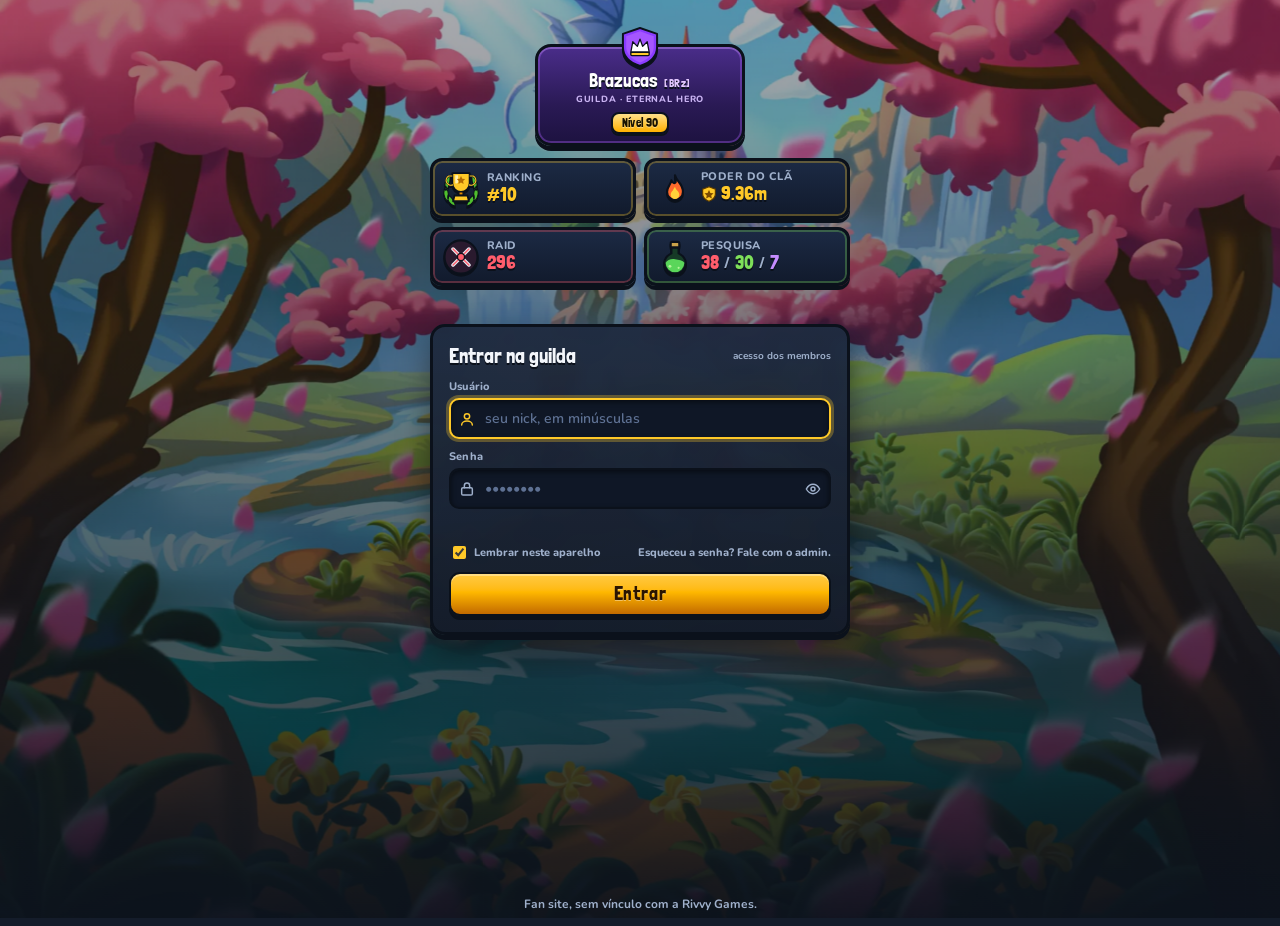
<file: index.html>
<!doctype html>
<html lang="pt-BR">
<head>
<meta charset="utf-8">
<meta name="viewport" content="width=device-width, initial-scale=1, viewport-fit=cover">
<title>Brazucas · Guilda Eternal Hero</title>
<meta name="description" content="Pódio, campeões da semana, ranking e evolução dos membros da guilda Brazucas no Eternal Hero.">
<meta property="og:title" content="Brazucas · Guilda Eternal Hero">
<meta property="og:description" content="Pódio, campeões e ranking semanal da guilda Brazucas.">
<meta property="og:image" content="assets/game/keyart.webp">
<link rel="icon" href="assets/game/favicon.svg" type="image/svg+xml">
<link rel="preconnect" href="https://fonts.googleapis.com">
<link rel="preconnect" href="https://fonts.gstatic.com" crossorigin>
<link href="https://fonts.googleapis.com/css2?family=Londrina+Solid:wght@400;900&family=Nunito:wght@500;700;800&display=swap" rel="stylesheet">
<link rel="stylesheet" href="assets/css/base.css">
<link rel="stylesheet" href="assets/css/arena.css">
<link rel="stylesheet" href="assets/css/guilda.css">
<script src="assets/js/auth.js"></script>
<script>BZAUTH.require();</script>
</head>
<body>
<header class="hero">
  <div class="wrap hero-in">
    <div class="brand"><h1 id="logoSlot">Brazucas</h1><p id="bz-weeklabel">Carregando…</p></div>
    <div class="hero-side"><img class="eh" src="assets/game/eh-logo.webp" alt="Eternal Hero"><label class="bz-sr" for="bz-week">Semana</label><select class="week" id="bz-week"></select></div>
  </div>
</header>
<div class="wrap">
  <section class="guild-strip" id="guildStrip" aria-label="Números da guilda"></section>
  <nav class="tabs" aria-label="Seções">
    <a class="gbtn" href="#hall" data-view="hall">Home</a>
    <a class="gbtn" href="#ranking" data-view="ranking">Ranking</a>
    <a class="gbtn" href="#perfil" data-view="perfil">Perfil</a>
    <a class="gbtn" href="#guilda" data-view="guilda">Guilda</a>
    <span class="nav-right"><a class="admin-link" href="admin.html" id="adminLink" hidden></a><span class="admin-link user-name" id="userName"></span><a class="admin-link" href="#" id="logoutLink">Sair</a></span>
  </nav>
  <main>
    <section id="view-hall"><div id="hall"></div></section>
    <section id="view-ranking" hidden><h2 class="sec">Ranking da guilda <small>clique no cabeçalho para ordenar · filtre em qualquer coluna (ex.: &gt;300, 100-200)</small></h2><div id="ranking"></div></section>
    <section id="view-perfil" hidden><h2 class="sec">Perfil do herói</h2><div id="perfil"></div></section>
    <section id="view-guilda" hidden><h2 class="sec">Guilda em números</h2><div id="guilda"></div></section>
  </main>
  <footer class="foot"><img src="assets/game/app-icon.webp" alt=""><span>Guilda Brazucas · Eternal Hero (Rivvy Games). Fan site, sem vínculo oficial.</span></footer>
</div>
<script src="assets/js/core.js"></script>
<script src="assets/js/github.js"></script>
<script src="assets/js/guilda.js"></script>
<script>
(function(){
  const {M,leaders,climbers,fmt,fmtVal,fmtDelta,avatar,icon,esc} = BZ;
  document.getElementById('logoSlot').innerHTML = BZ.logoSVG(290);
  BZGUILD.load().then(G => { document.getElementById('guildStrip').innerHTML = BZGUILD.minis(G); });
  const sess = BZAUTH.session();
  if (sess) {
    document.getElementById('userName').innerHTML = icon('user', 16) + esc(sess.nome);
    const al = document.getElementById('adminLink');
    al.hidden = sess.perfil !== 'administrador';
    al.innerHTML = icon('lock', 16) + (BZGH.ready() ? 'Admin (conectado)' : 'Admin');
  }
  document.getElementById('logoutLink').addEventListener('click', e => { e.preventDefault(); BZAUTH.logout(); });
  // Ícones coloridos dos títulos da Home
  const SEC = {
    crown: '<defs><linearGradient id="sg-gold" x1="0" y1="0" x2="0" y2="1"><stop offset="0" stop-color="#ffe680"/><stop offset=".6" stop-color="#f5b400"/><stop offset="1" stop-color="#c47a00"/></linearGradient></defs>' +
      '<path d="M4 16.5 2.5 6.5l5.5 4.5L12 3.5l4 7.5 5.5-4.5-1.5 10z" fill="url(#sg-gold)" stroke="#5a3a00" stroke-width="1.6" stroke-linejoin="round"/>' +
      '<path d="M4 16.5h16v3.5H4z" fill="#b3122e" stroke="#4a0410" stroke-width="1.6" stroke-linejoin="round"/>' +
      '<circle cx="8" cy="13" r="1.4" fill="#3fbfff"/><circle cx="12" cy="12" r="1.6" fill="#e8273f"/><circle cx="16" cy="13" r="1.4" fill="#3fbfff"/>',
    trophy: '<defs><linearGradient id="sg-cup" x1="0" y1="0" x2="0" y2="1"><stop offset="0" stop-color="#ffe680"/><stop offset=".6" stop-color="#f5b400"/><stop offset="1" stop-color="#c47a00"/></linearGradient></defs>' +
      '<path d="M6.5 3h11v5.5a5.5 5.5 0 0 1-11 0z" fill="url(#sg-cup)" stroke="#5a3a00" stroke-width="1.6" stroke-linejoin="round"/>' +
      '<path d="M6.5 5H3.5v2a3.5 3.5 0 0 0 3.5 3.5M17.5 5h3v2a3.5 3.5 0 0 1-3.5 3.5" fill="none" stroke="#f5b400" stroke-width="1.8" stroke-linecap="round"/>' +
      '<path d="M10.5 13.5h3V17h-3z" fill="#c47a00" stroke="#5a3a00" stroke-width="1.2"/>' +
      '<path d="M7.5 17h9l1 4h-11z" fill="#2a3140" stroke="#0b111b" stroke-width="1.6" stroke-linejoin="round"/>' +
      '<path d="M9.5 6.5h5" stroke="#fff6c2" stroke-width="1.4" stroke-linecap="round" opacity=".8"/>',
    trend: '<path d="M3 18.5h18v2H3z" fill="#34476a"/>' +
      '<path d="M3 15.5l6-6 4 4 7.5-7.5" fill="none" stroke="#0b111b" stroke-width="5" stroke-linecap="round" stroke-linejoin="round"/>' +
      '<path d="M3 15.5l6-6 4 4 7.5-7.5" fill="none" stroke="#7ee05a" stroke-width="2.6" stroke-linecap="round" stroke-linejoin="round"/>' +
      '<path d="M14.5 5.5H21V12z" fill="#7ee05a" stroke="#0b111b" stroke-width="1.4" stroke-linejoin="round"/>'
  };
  const secIcon = n => '<svg class="bz-ic sec-ic" width="32" height="32" viewBox="0 0 24 24" aria-hidden="true">' + SEC[n] + '</svg>';
  const cam = (nome, size) => BZ.canEdit() ? '<button type="button" class="cam" data-photo="' + esc(nome) + '" aria-label="Trocar foto de ' + esc(nome) + '">' + icon('camera', size || 18) + '</button>' : '';

  function renderHall(el, list){
    const t3 = leaders(list, 'poder', 3);
    const pod = [[t3[1], 2, 110, '#d6dde8'], [t3[0], 1, 150, '#ffc928'], [t3[2], 3, 80, '#ff9a5a']].filter(x => x[0]);
    let h = '<h2 class="sec">' + secIcon('crown') + 'Pódio de poder</h2><div class="podium">' + pod.map(([p, n, hh, c]) =>
      '<div class="pd" data-member="' + esc(p.nome) + '" style="--pc:' + c + '">' + avatar(p) + '<div class="n">' + esc(p.nome) + '</div><div class="bar" style="height:' + hh + 'px">' + n + 'º<small>' + fmtVal('poder', p.poder) + '</small></div></div>').join('') + '</div>';

    h += '<h2 class="sec">' + secIcon('trophy') + 'Campeões da semana <small>um por modalidade</small></h2><div class="champs">';
    M.forEach(m => {
      const top = leaders(list, m.k, 3), p = top[0];
      if (!p) { h += '<article class="hcard hcard-empty" data-k="' + m.k + '" style="--mc:var(--m-' + m.k + ')"><span class="tag">' + icon(m.icon, 16) + m.short + '</span><p class="empty">Sem dado nesta semana</p></article>'; return; }
      h += '<article class="hcard" data-k="' + m.k + '" style="--mc:var(--m-' + m.k + ')">' +
        '<span class="tag">' + icon(m.icon, 16) + m.short + '</span>' +
        '<div class="frame" data-member="' + esc(p.nome) + '"><div class="name"><span class="cls">' + icon(p.classe, 16) + '</span>' + esc(p.nome) + '</div>' +
        '<div class="shot">' + avatar(p) + cam(p.nome) + '</div>' +
        '<div class="val">' + fmtVal(m.k, p[m.k]) + '</div></div>' +
        '<ol class="runners">' + top.slice(1).map((r, i) => '<li data-member="' + esc(r.nome) + '"><span class="pos">' + (i + 2) + '</span>' + avatar(r, 'bz-av-xs') + '<span>' + esc(r.nome) + '</span><b>' + fmt(r[m.k]) + '</b></li>').join('') + '</ol></article>';
    });
    h += '</div>';

    const cl = M.map(m => ({ m, p: climbers(list, m.k)[0] })).filter(x => x.p && x.p.delta[x.m.k] > 0);
    h += '<h2 class="sec">' + secIcon('trend') + 'Os que mais subiram <small>maior evolução da semana em cada modalidade</small></h2><div class="climbs">';
    if (!cl.length) h += '<p class="empty">Esta é a primeira semana registrada. A partir da próxima semana publicada, aqui aparece quem mais evoluiu em cada modalidade.</p>';
    cl.forEach(({ m, p }) => {
      h += '<div class="climb" data-member="' + esc(p.nome) + '" style="--mc:var(--m-' + m.k + ')">' + avatar(p) + cam(p.nome, 14) +
        '<div><div class="k">' + icon(m.icon, 14) + m.short + '</div><div class="n">' + esc(p.nome) + '</div><div class="d">' + fmtDelta(m.k, p.delta[m.k]) + '</div></div></div>';
    });
    h += '</div>';
    el.innerHTML = h;
  }
  BZ.app({ renderHall });
})();
</script>
</body>
</html>
</file>
<file: assets/css/base.css>
/* Estrutura dos componentes compartilhados. Cada template define os tokens. */
*{box-sizing:border-box}
html{-webkit-text-size-adjust:100%}
body{margin:0;background:var(--bg);color:var(--fg);font-family:var(--f-body);font-size:15px;line-height:1.5}
img{max-width:100%;display:block}
button,select,input{font:inherit;color:inherit}
:focus-visible{outline:2px solid var(--accent);outline-offset:2px}
.bz-sr{position:absolute;width:1px;height:1px;overflow:hidden;clip:rect(0 0 0 0)}
.bz-ic{flex:none}
h1,h2,h3{text-wrap:balance;margin:0}
[hidden]{display:none!important}

/* avatar */
.bz-av{position:relative;display:inline-grid;place-items:center;overflow:hidden;border-radius:var(--av-radius,12px);background:var(--surface2);width:96px;aspect-ratio:1;max-width:100%;flex:none}
.bz-av img{width:100%;height:100%;object-fit:cover;object-position:50% 30%}
.bz-av-empty{color:var(--muted);gap:2px;align-content:center}
.bz-av-empty b{font-family:var(--f-display);font-size:.9em;letter-spacing:.06em;color:var(--fg)}
.bz-av-xs{width:30px;border-radius:8px}
.bz-av-xs.bz-av-empty .bz-ic{width:16px;height:16px}
.bz-av-xs.bz-av-empty b{display:none}
.bz-av-xl{width:200px}

/* botões */
.bz-btn{display:inline-flex;align-items:center;gap:6px;border:1px solid var(--line);background:var(--surface2);border-radius:999px;padding:7px 14px;cursor:pointer;font-size:13px;font-weight:600}
.bz-btn:hover{border-color:var(--accent)}
.bz-btn-ghost{background:transparent}

/* movimento */
.bz-mv{font-family:var(--f-num);font-size:12px;font-weight:700;white-space:nowrap}
.bz-mv-up{color:var(--up)}.bz-mv-down{color:var(--down)}.bz-mv-new{color:var(--new)}.bz-mv-eq{color:var(--muted)}

/* ranking */
.bz-table-wrap{overflow-x:auto;border:1px solid var(--line);border-radius:var(--radius);background:var(--surface)}
.bz-table{border-collapse:collapse;width:100%;min-width:940px;font-variant-numeric:tabular-nums}
.bz-table th,.bz-table td{padding:8px 10px;text-align:right;white-space:nowrap}
.bz-table thead th{position:sticky;top:0;background:var(--surface2);z-index:1}
.bz-table th button{all:unset;cursor:pointer;font-family:var(--f-display);font-size:13px;letter-spacing:.06em;text-transform:uppercase;color:var(--muted)}
.bz-table th button:hover,.bz-table th button:focus-visible{color:var(--fg)}
.bz-table .bz-c-name,.bz-table .bz-c-cls{text-align:left}
.bz-table .bz-c-pos{font-family:var(--f-num);font-weight:700;width:40px}
.bz-table .bz-c-mv{width:52px;text-align:left}
.bz-table tbody tr{border-top:1px solid var(--line);cursor:pointer}
.bz-table tbody tr:hover,.bz-table tbody tr:focus-visible{background:var(--hover)}
.bz-who{display:inline-flex;align-items:center;gap:10px;font-weight:700}
.bz-cls{display:inline-flex;align-items:center;gap:6px;color:var(--muted)}
.bz-heat{display:inline-block;min-width:62px;padding:3px 8px;border-radius:6px;font-family:var(--f-num);background:color-mix(in srgb,var(--mc) calc(var(--t) * 55% + 6%),transparent)}
.bz-heat.bz-top{font-weight:800;box-shadow:inset 0 0 0 2px var(--mc)}
.bz-sus{outline:2px dashed var(--warn);outline-offset:2px;border-radius:6px}

/* perfil */
.bz-prof-head{display:flex;flex-wrap:wrap;gap:24px;align-items:flex-end;margin-bottom:22px}
.bz-prof-photo{display:grid;gap:10px;justify-items:start}
.bz-photo-actions{display:flex;gap:8px;flex-wrap:wrap}
.bz-prof-info{flex:1;min-width:220px;display:grid;gap:8px}
.bz-eyebrow{display:inline-flex;align-items:center;gap:6px;color:var(--muted);text-transform:uppercase;letter-spacing:.1em;font-size:12px;font-weight:700}
.bz-prof-name{font-family:var(--f-display);font-size:clamp(36px,6vw,60px);line-height:1}
.bz-chips{display:flex;flex-wrap:wrap;gap:8px}
.bz-chip{display:inline-flex;gap:6px;align-items:center;border:1px solid var(--line);background:var(--surface);border-radius:999px;padding:4px 12px;font-size:13px;color:var(--muted)}
.bz-chip b{color:var(--fg);font-family:var(--f-num)}
.bz-prof-pick{display:grid;gap:4px;font-size:12px;color:var(--muted);text-transform:uppercase;letter-spacing:.08em}
.bz-prof-pick select{background:var(--surface2);border:1px solid var(--line);border-radius:10px;padding:8px 12px;text-transform:none;letter-spacing:0;font-size:15px;color:var(--fg)}
.bz-mgrid{display:grid;grid-template-columns:repeat(auto-fill,minmax(250px,1fr));gap:14px}
.bz-mcard{background:var(--surface);border:1px solid var(--line);border-radius:var(--radius);padding:14px 16px;display:grid;gap:4px;min-width:0}
.bz-mcard header,.bz-mcard footer{display:flex;justify-content:space-between;align-items:center;gap:8px}
.bz-mlabel{display:inline-flex;align-items:center;gap:6px;color:var(--mc);font-family:var(--f-display);text-transform:uppercase;letter-spacing:.06em;font-size:14px}
.bz-mval{font-family:var(--f-num);font-size:28px;font-weight:700;line-height:1.1;justify-self:start}
.bz-mcard footer{font-size:12px;color:var(--muted)}
.bz-delta{font-family:var(--f-num);font-size:12px;font-weight:700}
.bz-delta.up{color:var(--up)}.bz-delta.down{color:var(--down)}.bz-delta.eq{color:var(--muted)}
.bz-rankbar{height:5px;border-radius:3px;background:var(--surface2);overflow:hidden}
.bz-rankbar i{display:block;height:100%;background:var(--mc)}
.bz-spark{width:100%;height:84px;display:block}
.bz-spark-grid{stroke:var(--line);stroke-width:1}
.bz-spark-avg{stroke:var(--muted);stroke-dasharray:4 4;stroke-width:1}
.bz-spark-area{fill:color-mix(in srgb,var(--mc) 18%,transparent)}
.bz-spark-line{fill:none;stroke:var(--mc);stroke-width:2.5;stroke-linejoin:round}
.bz-spark-dot{fill:var(--mc);stroke:var(--surface);stroke-width:2}
.bz-spark-empty{height:84px;display:grid;place-items:center;color:var(--muted);font-size:13px}
.bz-footnote{color:var(--muted);font-size:13px;max-width:70ch}

/* guilda */
.bz-kpis{display:grid;grid-template-columns:repeat(auto-fit,minmax(170px,1fr));gap:12px;margin-bottom:14px}
.bz-kpi{background:var(--surface);border:1px solid var(--line);border-radius:var(--radius);padding:14px 16px}
.bz-kpi-l{font-size:12px;text-transform:uppercase;letter-spacing:.08em;color:var(--muted)}
.bz-kpi-v{font-family:var(--f-num);font-size:32px;font-weight:700;line-height:1.15}
.bz-kpi-d{font-size:12px;color:var(--up);font-weight:600}
.bz-dgrid{display:grid;grid-template-columns:repeat(auto-fit,minmax(300px,1fr));gap:14px}
.bz-box{background:var(--surface);border:1px solid var(--line);border-radius:var(--radius);padding:16px;min-width:0}
.bz-box-wide{grid-column:1/-1}
.bz-box h3{font-family:var(--f-display);font-size:18px;margin-bottom:12px}
.bz-box-wide .bz-spark{height:120px}
.bz-axis{display:flex;justify-content:space-between;font-size:11px;color:var(--muted);font-family:var(--f-num)}
.bz-hbar{display:grid;grid-template-columns:130px 1fr 28px;gap:10px;align-items:center;margin:8px 0;font-size:14px}
.bz-hbar-t{height:12px;background:var(--surface2);border-radius:6px;overflow:hidden}
.bz-hbar-t i{display:block;height:100%;background:var(--accent);border-radius:6px}
.bz-hbar b{font-family:var(--f-num);text-align:right}
.bz-seg{display:flex;flex-wrap:wrap;gap:4px;margin-bottom:10px}
.bz-seg button{border:1px solid var(--line);background:var(--surface2);border-radius:999px;padding:3px 10px;font-size:12px;cursor:pointer;color:var(--muted)}
.bz-seg button[aria-selected="true"]{background:var(--mc);color:var(--on-accent);border-color:transparent;font-weight:700}
.bz-top5{list-style:none;margin:0;padding:0;counter-reset:t}
.bz-top5 li{display:flex;align-items:center;gap:10px;padding:7px 0;border-top:1px solid var(--line);cursor:pointer}
.bz-top5 li:first-child{border-top:0}
.bz-top5 li::before{counter-increment:t;content:counter(t);width:18px;color:var(--muted);font-family:var(--f-num)}
.bz-top5 li>span:not(.bz-av){flex:1;min-width:0;font-weight:600}
.bz-top5 li b{font-family:var(--f-num);color:var(--mc)}
.bz-alerts{list-style:none;margin:0;padding:0;display:grid;gap:8px;font-size:14px}
.bz-alerts li{display:flex;gap:10px;align-items:flex-start;padding:8px 10px;border-radius:10px;background:var(--surface2)}
.bz-al-warn .bz-ic{color:var(--warn)}.bz-al-bad .bz-ic{color:var(--down)}.bz-al-new .bz-ic{color:var(--new)}

/* toast */
.bz-toast{position:fixed;left:50%;bottom:calc(20px + env(safe-area-inset-bottom,0px));transform:translate(-50%,20px);opacity:0;pointer-events:none;background:var(--fg);color:var(--bg);padding:10px 18px;border-radius:999px;font-weight:600;font-size:14px;transition:.25s;z-index:50;max-width:calc(100% - 32px)}
.bz-toast.on{opacity:1;transform:translate(-50%,0)}

@media (max-width:560px){.bz-av-xl{width:150px}.bz-hbar{grid-template-columns:100px 1fr 24px}}
@media (prefers-reduced-motion:reduce){*{transition:none!important;animation:none!important}}
.bz-error{background:var(--surface);border:1px solid var(--down);border-radius:var(--radius);padding:14px 16px}
.bz-error code{background:var(--surface2);padding:1px 6px;border-radius:4px}

/* sem dado nesta semana (semanas antigas só têm algumas modalidades) */
.bz-heat.bz-nodata{background:none;color:var(--muted)}

/* filtros do ranking */
.bz-rank-tools{display:flex;align-items:center;gap:12px;margin:0 0 10px;color:var(--muted);font-weight:700;font-size:14px}
.bz-btn-sm{padding:4px 10px;font-size:13px}
.bz-filt th{padding:4px 6px;font-weight:500}
.bz-filt input,.bz-filt select{width:100%;min-width:0;padding:5px 7px;font-size:13px;border:2px solid var(--line);border-radius:8px;background:var(--surface2);color:var(--fg)}
.bz-filt input::placeholder{color:var(--muted);opacity:.7}
.bz-filt input:focus,.bz-filt select:focus{border-color:var(--accent);outline:none}
.bz-filt .bz-filt-on{border-color:var(--accent);box-shadow:0 0 0 2px color-mix(in srgb,var(--accent) 35%,transparent)}
.bz-filt .bz-c-num input{min-width:64px;text-align:right}
.bz-filt .bz-c-pos input{min-width:44px;text-align:center}
.bz-filt .bz-c-mv select{min-width:56px}
.bz-filt .bz-c-name input{min-width:120px}

/* ranking: linha do membro logado */
.bz-table tbody tr.bz-me{background:color-mix(in srgb,var(--accent) 16%,transparent);box-shadow:inset 4px 0 0 var(--accent)}
.bz-table tbody tr.bz-me:hover{background:color-mix(in srgb,var(--accent) 22%,transparent)}
.bz-me-tag{font-size:11px;font-weight:800;text-transform:uppercase;letter-spacing:.06em;color:var(--on-accent);background:var(--accent);border-radius:999px;padding:1px 8px}
.bz-me-info{display:inline-flex;align-items:center;gap:6px;font-size:14px;color:var(--muted)}
.bz-me-info b{color:var(--fg);font-family:var(--f-num)}
@keyframes bz-flash{0%{background:color-mix(in srgb,var(--accent) 55%,transparent)}100%{background:color-mix(in srgb,var(--accent) 16%,transparent)}}
.bz-table tbody tr.bz-flash{animation:bz-flash 1.2s ease-out}
.bz-rank-tools{flex-wrap:wrap}
</file>
<file: assets/css/arena.css>
/* Arena: a interface do próprio jogo. Painéis azul-marinho com bisel, botões "de borracha" coloridos, cards de herói como na planilha. */
:root{
  color-scheme:dark;
  --bg:#141c2a; --surface:#1f2b40; --surface2:#2a3a55; --line:#34476a; --hover:#26354f;
  --fg:#f3f6fb; --muted:#9fb0cb; --accent:#ffc928; --on-accent:#1a1300;
  --up:#7ee05a; --down:#ff5d6c; --warn:#ffc928; --new:#4cc3ff;
  --m-conquista:#ffc928; --m-poder:#e6edf7; --m-torre:#ff4d5e; --m-provacao:#3fbfff; --m-disputa:#b061ff; --m-fenda:#5ad65a; --m-dungeon:#ff8a3d;
  --radius:14px; --av-radius:12px;
  --f-display:'Londrina Solid','Arial Black',Impact,sans-serif; --f-body:'Nunito',system-ui,sans-serif; --f-num:'Londrina Solid','Arial Black',sans-serif;
}
body{background:radial-gradient(1200px 500px at 50% -10%,#24365a 0%,transparent 70%),var(--bg)}
.wrap{max-width:1320px;margin:0 auto;padding-inline:16px}

/* topo com arte do jogo */
.hero{position:relative;overflow:hidden;border-bottom:4px solid #0b111b}
.hero::before{content:"";position:absolute;inset:0;background:url(../game/keyart.webp) center 38%/cover no-repeat;filter:saturate(1.1)}
.hero::after{content:"";position:absolute;inset:0;background:linear-gradient(180deg,rgba(14,20,32,.15) 0%,rgba(14,20,32,.55) 55%,var(--bg) 100%)}
.hero-in{position:relative;z-index:1;display:flex;flex-wrap:wrap;align-items:flex-end;gap:16px 28px;padding-block:28px 22px}
.brand{display:flex;align-items:center;gap:14px}
.brand .bz-logo{filter:drop-shadow(0 6px 10px rgba(0,0,0,.5))}
.brand h1{font-family:var(--f-display);font-weight:900;font-size:clamp(34px,6vw,58px);line-height:.9;letter-spacing:.02em;color:#fff;text-shadow:0 4px 0 #0b111b,0 6px 18px rgba(0,0,0,.5)}
.brand p{margin:6px 0 0;font-weight:800;color:#ffe9a8;text-shadow:0 2px 0 #0b111b}
.hero-side{margin-left:auto;display:flex;align-items:center;gap:10px}
.eh{width:120px;filter:drop-shadow(0 4px 8px rgba(0,0,0,.6))}
select.week{background:var(--surface);border:3px solid #0b111b;border-radius:12px;padding:8px 12px;font-weight:800;box-shadow:0 4px 0 #0b111b}

/* navegação como botões do jogo */
nav.tabs{display:flex;flex-wrap:wrap;gap:10px;padding-block:18px 8px}
.gbtn{--c:#2f4d7d;--d:#1b2f50;appearance:none;border:3px solid #0b111b;border-radius:14px;background:linear-gradient(180deg,color-mix(in srgb,var(--c) 75%,#fff) 0%,var(--c) 45%,var(--d) 100%);box-shadow:0 5px 0 #0b111b,inset 0 2px 0 rgba(255,255,255,.35);color:#fff;font-family:var(--f-display);font-size:20px;letter-spacing:.03em;padding:8px 18px 9px;cursor:pointer;text-shadow:0 2px 0 rgba(0,0,0,.45);text-decoration:none;display:inline-flex;align-items:center;gap:8px;transition:transform .08s}
.gbtn:active{transform:translateY(3px);box-shadow:0 2px 0 #0b111b}
.gbtn[aria-current="page"]{--c:#ffb800;--d:#c26a00;color:#2a1500;text-shadow:0 1px 0 rgba(255,255,255,.4)}

h2.sec{font-family:var(--f-display);font-weight:900;font-size:clamp(26px,4vw,38px);letter-spacing:.02em;margin:26px 0 14px;display:flex;align-items:center;gap:12px;text-shadow:0 3px 0 #0b111b}
h2.sec::after{content:"";flex:1;height:4px;border-radius:2px;background:linear-gradient(90deg,var(--line),transparent)}
.sec small{font-family:var(--f-body);font-size:14px;color:var(--muted);text-shadow:none;font-weight:700}

/* cards de campeão por modalidade */
.champs{display:flex;flex-wrap:wrap;justify-content:center;gap:16px}
@media (min-width:1180px){.champs{display:grid;grid-template-columns:repeat(7,minmax(0,1fr));gap:14px}.hcard{min-width:0}}
.hcard{--mc:var(--m-conquista);flex:0 1 172px;min-width:150px;display:flex;flex-direction:column;align-items:stretch;position:relative}
.hcard .tag{align-self:center;position:relative;z-index:2;margin-bottom:-12px;padding:5px 14px 6px;border:3px solid #0b111b;border-radius:10px;background:linear-gradient(180deg,color-mix(in srgb,var(--mc) 70%,#fff),var(--mc) 55%,color-mix(in srgb,var(--mc) 70%,#000));color:#141414;font-family:var(--f-display);font-size:17px;letter-spacing:.06em;text-transform:uppercase;box-shadow:0 3px 0 #0b111b;display:inline-flex;align-items:center;gap:6px;white-space:nowrap}
.hcard .tag .bz-ic{width:16px;height:16px}
.hcard[data-k="poder"] .tag{background:linear-gradient(180deg,#3a3f48,#14171c);color:#fff}
.hcard .frame{border:3px solid #0b111b;border-radius:16px;background:linear-gradient(180deg,#2b3e5e,#172238);box-shadow:0 6px 0 #0b111b,inset 0 0 0 2px color-mix(in srgb,var(--mc) 55%,transparent);overflow:hidden;cursor:pointer}
.hcard .name{display:flex;justify-content:center;align-items:center;gap:6px;padding:16px 8px 6px;font-family:var(--f-display);font-size:20px;color:#fff;text-shadow:0 2px 0 #0b111b;background:linear-gradient(180deg,#3a4c6c,#2b3e5e)}
.hcard .cls{color:var(--muted)}
.hcard .shot{position:relative;aspect-ratio:1/1;background:radial-gradient(closest-side,color-mix(in srgb,var(--mc) 45%,transparent),transparent 85%),#1a2740}
.hcard .shot .bz-av{width:100%;border-radius:0;background:transparent}
.hcard .shot .bz-av-empty{height:100%}
.hcard .shot .bz-av-empty .bz-ic{width:56px;height:56px;color:var(--mc)}
.cam{position:absolute;right:8px;bottom:8px;width:34px;height:34px;border-radius:10px;border:2px solid #0b111b;background:rgba(15,22,36,.85);color:#fff;display:grid;place-items:center;cursor:pointer;opacity:.0;transition:.15s}
.hcard:hover .cam,.cam:focus-visible,.climb:hover .cam{opacity:1}
@media (hover:none){.cam{opacity:1}}
.hcard .val{margin:-2px 0 0;padding:9px 6px 10px;text-align:center;font-family:var(--f-display);font-size:21px;letter-spacing:.02em;color:#141414;background:linear-gradient(180deg,color-mix(in srgb,var(--mc) 75%,#fff),var(--mc));border-top:3px solid #0b111b}
.hcard[data-k="poder"] .val{background:linear-gradient(180deg,#2e333b,#111418);color:#fff}
.runners{list-style:none;margin:12px 0 0;padding:0;display:grid;gap:6px}
.runners li{display:flex;align-items:center;gap:8px;background:var(--surface);border:2px solid #0b111b;border-radius:10px;padding:4px 8px 4px 4px;font-weight:800;font-size:13px;cursor:pointer}
.runners li .pos{width:20px;text-align:center;font-family:var(--f-display);font-size:16px;color:var(--mc)}
.runners li span:nth-child(3){flex:1;min-width:0;overflow:hidden;text-overflow:ellipsis;white-space:nowrap}
.runners li b{font-family:var(--f-display);font-weight:400;color:var(--muted)}

/* os que mais subiram */
.climbs{display:grid;grid-template-columns:repeat(auto-fill,minmax(290px,1fr));gap:12px}
.climb>div:not(.d){flex:1;min-width:0}
.climb .n{overflow:hidden;text-overflow:ellipsis;white-space:nowrap}
.climb{--mc:var(--m-fenda);position:relative;display:flex;align-items:center;gap:12px;background:linear-gradient(180deg,#22314b,#1a263b);border:3px solid #0b111b;border-radius:14px;box-shadow:0 5px 0 #0b111b;padding:8px 12px 8px 8px;cursor:pointer}
.climb .bz-av{width:64px;border:2px solid var(--mc)}
.climb .k{font-family:var(--f-display);font-size:14px;letter-spacing:.06em;text-transform:uppercase;color:var(--mc);display:flex;align-items:center;gap:5px}
.climb .n{font-family:var(--f-display);font-size:22px;line-height:1}
.climb .d{margin-left:auto;flex:none;font-family:var(--f-display);font-size:18px;color:#0f2208;background:linear-gradient(180deg,#b6f59a,#5fcf3a);border:2px solid #0b111b;border-radius:10px;padding:2px 10px;white-space:nowrap}
.climb .cam{right:auto;left:46px;bottom:6px;width:26px;height:26px;border-radius:8px}

/* pódio de poder */
.podium{display:grid;grid-template-columns:1fr 1.2fr 1fr;align-items:end;gap:12px;max-width:620px;margin:0 auto 8px}
.pd{text-align:center;display:grid;justify-items:center;gap:8px;cursor:pointer}
.pd .bz-av{width:min(140px,100%);border:3px solid #0b111b;box-shadow:0 0 0 3px var(--pc)}
.pd .n{font-family:var(--f-display);font-size:22px}
.pd .bar{width:100%;border:3px solid #0b111b;border-bottom:0;border-radius:14px 14px 0 0;background:linear-gradient(180deg,color-mix(in srgb,var(--pc) 70%,#fff),var(--pc));color:#1a1300;font-family:var(--f-display);font-size:34px;padding-top:6px}
.pd .bar small{display:block;font-size:16px}

.panel{background:var(--surface);border:3px solid #0b111b;border-radius:18px;box-shadow:0 6px 0 #0b111b;padding:18px}
main{padding-block:4px 60px}
.bz-table-wrap,.bz-mcard,.bz-kpi,.bz-box{border:3px solid #0b111b;box-shadow:0 5px 0 #0b111b}
.bz-table th button,.bz-box h3,.bz-mlabel{font-family:var(--f-display);font-weight:400}
.bz-table{font-weight:700}
.bz-prof-name{font-weight:900;text-shadow:0 4px 0 #0b111b}
.bz-av-xl{border:3px solid #0b111b;box-shadow:0 6px 0 #0b111b;background:radial-gradient(closest-side,#3a5486,#1a2740)}
.bz-btn-photo{background:linear-gradient(180deg,#ffd75a,#ffb000);color:#2a1500;border:2px solid #0b111b;box-shadow:0 3px 0 #0b111b}
.bz-hbar-t i{background:linear-gradient(90deg,#ffb000,#ffd75a)}
footer.foot{color:var(--muted);font-size:13px;padding-block:24px 40px;border-top:2px solid var(--line);display:flex;flex-wrap:wrap;gap:8px 20px;align-items:center}
footer.foot img{width:34px;border-radius:8px}
footer.foot a{color:var(--accent)}
@media (max-width:640px){h2.sec{flex-wrap:wrap;gap:4px 10px}h2.sec::after{display:none}.sec small{flex-basis:100%}.hero-in{padding-block:20px 16px}.eh{display:none}.hcard{flex-basis:150px}.gbtn{font-size:17px;padding:6px 12px 7px}}

/* --- site final --- */
.brand{flex-direction:column;align-items:flex-start;gap:2px}
.brand h1{margin:0;line-height:0;font-size:0}
.brand .bz-logo{width:clamp(200px,30vw,290px);height:auto}
.brand p{margin:0 0 0 10px}
nav.tabs .admin-link{margin-left:auto;align-self:center;color:var(--muted);font-weight:800;font-size:14px;text-decoration:none;display:inline-flex;gap:6px;align-items:center;padding:6px 10px;border-radius:10px}
nav.tabs .admin-link:hover{color:var(--fg);background:var(--surface)}
.empty{grid-column:1/-1;background:var(--surface);border:3px dashed var(--line);border-radius:14px;padding:16px 18px;color:var(--muted);font-weight:700}
.pd .bz-av-empty b{font-size:22px}

/* --- admin --- */
.adm{display:grid;gap:18px}
.card{background:var(--surface);border:3px solid #0b111b;border-radius:18px;box-shadow:0 6px 0 #0b111b;padding:18px 20px;min-width:0}
.card h2{font-family:var(--f-display);font-weight:400;font-size:26px;margin-bottom:6px;display:flex;align-items:center;gap:10px}
.card p.lead{margin:0 0 14px;color:var(--muted);max-width:75ch}
.status{display:inline-flex;align-items:center;gap:6px;font-weight:800;font-size:13px;border-radius:999px;padding:3px 12px;border:2px solid #0b111b}
.status.ok{background:#5fcf3a;color:#0f2208}.status.off{background:var(--surface2);color:var(--muted)}
.form{display:grid;grid-template-columns:repeat(auto-fit,minmax(200px,1fr));gap:12px;align-items:end}
.field{display:grid;gap:4px;font-size:13px;font-weight:800;color:var(--muted)}
.field input,.field select,.field textarea{background:var(--bg);border:2px solid var(--line);border-radius:10px;padding:9px 12px;font-weight:600;color:var(--fg);min-width:0;width:100%}
.field textarea{font-family:ui-monospace,SFMono-Regular,Menlo,monospace;font-size:13px;min-height:200px;resize:vertical;white-space:pre;overflow:auto}
.field small{font-weight:600}
.row{display:flex;flex-wrap:wrap;gap:10px;align-items:center;margin-top:14px}
.gbtn.ok{--c:#4fbf2e;--d:#2e7d14}
.gbtn.warn{--c:#c23b4a;--d:#7d1622}
.gbtn[disabled]{filter:grayscale(1);opacity:.5;cursor:not-allowed}
.msg{font-weight:700;font-size:14px}
.msg.err{color:var(--down)}.msg.good{color:var(--up)}
.steps{margin:0 0 12px;padding-left:20px;color:var(--fg);font-size:14px;max-width:80ch}
.steps li{margin:4px 0}
.steps a{color:var(--accent)}
.prev-wrap{overflow-x:auto;margin-top:14px;border:2px solid #0b111b;border-radius:12px}
.prev-tbl{border-collapse:collapse;width:100%;min-width:900px;font-size:13px;font-variant-numeric:tabular-nums}
.prev-tbl th,.prev-tbl td{padding:6px 8px;text-align:right;border-top:1px solid var(--line);white-space:nowrap}
.prev-tbl th{background:var(--surface2);color:var(--muted);font-family:var(--f-display);font-weight:400;font-size:14px;text-transform:uppercase;letter-spacing:.04em}
.prev-tbl td:nth-child(2),.prev-tbl td:nth-child(3),.prev-tbl th:nth-child(2),.prev-tbl th:nth-child(3){text-align:left}
.prev-tbl input{width:78px;background:transparent;border:1px solid transparent;border-radius:6px;padding:3px 5px;text-align:right;font:inherit;color:var(--fg)}
.prev-tbl input:hover,.prev-tbl input:focus{border-color:var(--line);background:var(--bg)}
.prev-tbl td.bad input{border-color:var(--warn);background:color-mix(in srgb,var(--warn) 15%,transparent)}
.prev-tbl .note{color:var(--warn);font-size:12px;text-align:left;white-space:normal;min-width:160px}
.chips-sum{display:flex;flex-wrap:wrap;gap:8px;margin-top:12px}
.chip-s{background:var(--surface2);border:2px solid #0b111b;border-radius:999px;padding:3px 12px;font-size:13px;font-weight:800}
.chip-s.w{background:color-mix(in srgb,var(--warn) 25%,var(--surface2))}
.photo-grid{display:grid;grid-template-columns:repeat(auto-fill,minmax(120px,1fr));gap:12px;margin-top:6px}
.ph{display:grid;gap:6px;justify-items:center;text-align:center;background:var(--bg);border:2px solid var(--line);border-radius:14px;padding:10px;cursor:pointer;font-weight:800;color:var(--fg)}
.ph:hover{border-color:var(--accent)}
.ph .bz-av{width:84px}
.ph small{color:var(--muted);font-weight:700;display:inline-flex;gap:4px;align-items:center}

.climbs{grid-template-columns:repeat(auto-fill,minmax(240px,1fr))}
.climb>div{flex:1;min-width:0}
.climb .d{display:inline-block;margin:5px 0 0;font-size:17px;padding:1px 10px}
.hcard-empty .empty{grid-column:auto;margin-top:8px;padding:12px;font-size:13px;text-align:center}
h2.sec .sec-ic{flex:none;filter:drop-shadow(0 3px 0 #0b111b)}
nav.tabs .nav-right{margin-left:auto;display:flex;align-items:center;gap:2px}
nav.tabs .nav-right .admin-link{margin-left:0}
nav.tabs .user-name{color:var(--fg);cursor:default}
nav.tabs .user-name:hover{background:none}
</file>
<file: assets/css/guilda.css>
/* Cards da guilda (ranking, poder do clã, raid, pesquisa). Usados no login e acima do menu do site. */
.minis{display:grid;grid-template-columns:1fr 1fr;gap:8px}
.mini{display:flex;align-items:center;gap:8px;padding:8px 10px;border:3px solid #0b111b;border-radius:12px;background:linear-gradient(180deg,#1c2a44,#111a2c);box-shadow:0 4px 0 #0b111b,inset 0 0 0 2px color-mix(in srgb,var(--sc,#4cc3ff) 30%,transparent);min-width:0}
.mini .ic{width:36px;height:36px;flex:none;filter:drop-shadow(0 2px 0 #0b111b)}
.mini>div{min-width:0}
.mini .k{font-size:11px;font-weight:800;letter-spacing:.04em;text-transform:uppercase;color:var(--muted);white-space:nowrap;overflow:hidden;text-overflow:ellipsis}
.mini .v{font-family:var(--f-display);font-size:19px;line-height:1.1;color:var(--sc,#fff);text-shadow:0 2px 0 #0b111b;display:inline-flex;align-items:center;gap:4px;white-space:nowrap}
.mini .v.nogap{gap:0}
.mini .v .med{width:16px;height:16px}
.pesq b{font-weight:400}.pesq .r{color:#ff5d6c}.pesq .g{color:#7ee05a}.pesq .p{color:#c58cff}.pesq .s{color:var(--muted);font-size:14px;margin:0 1px}
.mini[data-k="rank"]{--sc:#ffc928}.mini[data-k="raid"]{--sc:#ff5d6c}.mini[data-k="poder"]{--sc:#ffc928}.mini[data-k="pesq"]{--sc:#7ee05a}
/* faixa acima do menu, no site */
.guild-strip{margin-top:16px}
.guild-strip .minis{grid-template-columns:repeat(4,1fr);gap:10px}
@media (max-width:640px){.guild-strip .minis{grid-template-columns:1fr 1fr;gap:8px}}
@media (max-width:480px){
  .mini{padding:4px 6px;gap:5px;border-width:2px;border-radius:9px;box-shadow:0 3px 0 #0b111b,inset 0 0 0 2px color-mix(in srgb,var(--sc,#4cc3ff) 30%,transparent)}
  .mini .ic{width:22px;height:22px}
  .mini .k{font-size:8.5px}
  .mini .v{font-size:13px}
  .mini .v .med{width:12px;height:12px}
  .pesq .s{font-size:11px}
}
</file>
<file: assets/css/login.css>
/* Tela de login (login.html): tokens do tema Arena + componentes próprios. */
:root{
  color-scheme:dark;
  --bg:#141c2a; --surface:#1f2b40; --surface2:#2a3a55; --line:#34476a;
  --fg:#f3f6fb; --muted:#9fb0cb; --accent:#ffc928; --on-accent:#1a1300;
  --up:#7ee05a; --down:#ff5d6c; --new:#4cc3ff; --purple:#b061ff;
  --ink:#0b111b;
  --f-display:'Londrina Solid','Arial Black',Impact,sans-serif; --f-body:'Nunito',system-ui,sans-serif;
}
*{box-sizing:border-box}
html,body{margin:0;min-height:100%}
body{font-family:var(--f-body);color:var(--fg);background:var(--bg);-webkit-font-smoothing:antialiased;overflow-x:hidden}
img,svg{display:block}
button,input{font:inherit}
a{color:var(--accent)}

/* fundo com arte do jogo */
.bgart{position:fixed;inset:0;z-index:-2;background:url(../game/keyart.webp) center 30%/cover no-repeat;transform:scale(1.04)}
.bgart::after{content:"";position:absolute;inset:0;background:linear-gradient(180deg,rgba(12,18,30,.35) 0%,rgba(12,18,30,.55) 45%,rgba(12,18,30,.9) 100%)}
/* pétalas caindo */
.petals{position:fixed;inset:0;z-index:-1;pointer-events:none;overflow:hidden}
.petals i{position:absolute;top:-4vh;width:10px;height:7px;border-radius:60% 40% 60% 40%;background:#ffa3c7;opacity:.85;animation:fall linear infinite;filter:drop-shadow(0 1px 1px rgba(0,0,0,.3))}
@keyframes fall{0%{transform:translate3d(0,-5vh,0) rotate(0)}100%{transform:translate3d(60px,105vh,0) rotate(520deg)}}
@media (prefers-reduced-motion:reduce){.petals{display:none}}

/* layout: topo / formulário centrado no viewport / rodapé */
.page{min-height:100dvh;display:grid;grid-template-rows:1fr auto 1fr;gap:12px;padding:22px 16px 14px}
.top,.mid,.bot{width:100%;max-width:520px;justify-self:center}
.top{align-self:start;display:grid;gap:12px}
.mid{max-width:420px}
.bot{align-self:end}

/* placa do clã = cabeçalho: meia largura, roxo do brasão, brasão sobre a borda */
.plaque{position:relative;justify-self:center;width:min(100%,210px);margin-top:22px;padding:24px 10px 9px;display:grid;gap:3px;justify-items:center;text-align:center;border:3px solid var(--ink);border-radius:16px;background:linear-gradient(180deg,#4a2d8a,#2a1a55 60%,#1d1240);box-shadow:0 5px 0 var(--ink),inset 0 2px 0 rgba(255,255,255,.14),inset 0 0 0 2px rgba(176,97,255,.35)}
.crest{position:absolute;left:50%;top:-21px;transform:translateX(-50%);width:42px;height:42px;filter:drop-shadow(0 3px 0 var(--ink))}
.plaque .nm{margin:0;font-family:var(--f-display);font-weight:400;font-size:19px;line-height:1;color:#fff;text-shadow:0 2px 0 var(--ink);display:flex;align-items:baseline;justify-content:center;gap:6px;flex-wrap:wrap}
.plaque .nm small{font-size:11px;color:#e4c9ff;letter-spacing:.04em}
.plaque .ds{margin:0;font-size:9px;font-weight:800;letter-spacing:.08em;text-transform:uppercase;color:#c9b3f2}
.plaque .lv{margin-top:4px;font-family:var(--f-display);font-size:12px;letter-spacing:.03em;color:var(--on-accent);background:linear-gradient(180deg,#ffe08a,#ffb000);border:2px solid var(--ink);border-radius:8px;padding:2px 9px;box-shadow:0 2px 0 var(--ink);text-shadow:0 1px 0 rgba(255,255,255,.4)}


/* card de login (~20% menor) */
.card{width:100%;border:3px solid var(--ink);border-radius:15px;background:linear-gradient(180deg,rgba(31,43,64,.96),rgba(20,28,42,.97));box-shadow:0 5px 0 var(--ink),0 14px 32px rgba(0,0,0,.45);padding:16px;backdrop-filter:blur(6px)}
.card h2{margin:0 0 11px;font-family:var(--f-display);font-weight:400;font-size:21px;display:flex;align-items:center;gap:8px;text-shadow:0 2px 0 var(--ink)}
.card h2 small{margin-left:auto;font-family:var(--f-body);font-size:10px;color:var(--muted);font-weight:700;text-shadow:none}

/* formulário */
.form{display:grid;gap:10px}
.field{display:grid;gap:4px;font-size:11px;font-weight:800;color:var(--muted);letter-spacing:.02em}
.inp{position:relative;display:flex;align-items:center}
.inp svg{position:absolute;left:10px;width:16px;height:16px;color:var(--muted);pointer-events:none;transition:.15s}
.inp input{width:100%;padding:9px 36px 9px 34px;border:2px solid var(--ink);border-radius:10px;background:#0f1726;color:#fff;font-weight:700;font-size:14px;box-shadow:inset 0 2px 5px rgba(0,0,0,.5);outline:0;transition:.15s}
.inp input::placeholder{color:#5e7193;font-weight:600}
.inp input:focus{border-color:var(--accent);box-shadow:inset 0 2px 5px rgba(0,0,0,.5),0 0 0 3px color-mix(in srgb,var(--accent) 30%,transparent)}
.inp:focus-within svg{color:var(--accent)}
.inp .eye{position:absolute;right:6px;width:26px;height:26px;border:0;border-radius:7px;background:transparent;color:var(--muted);cursor:pointer;display:grid;place-items:center}
.inp .eye:hover{background:var(--surface2);color:#fff}
.inp .eye svg{position:static;width:16px;height:16px}
.inp.bad input{border-color:var(--down);animation:shake .3s}
@keyframes shake{25%{transform:translateX(-5px)}75%{transform:translateX(5px)}}
.err{min-height:14px;font-size:11px;font-weight:800;color:var(--down)}
.opts{display:flex;justify-content:space-between;align-items:center;gap:10px;font-size:11px;font-weight:800;color:var(--muted)}
.opts label{display:inline-flex;align-items:center;gap:5px;cursor:pointer}
.opts input{accent-color:var(--accent);width:13px;height:13px}

/* botão do jogo */
.gbtn{--c:#ffb800;--d:#c26a00;appearance:none;border:2px solid var(--ink);border-radius:11px;background:linear-gradient(180deg,color-mix(in srgb,var(--c) 75%,#fff) 0%,var(--c) 45%,var(--d) 100%);box-shadow:0 4px 0 var(--ink),inset 0 2px 0 rgba(255,255,255,.35);color:#2a1500;font-family:var(--f-display);font-size:19px;letter-spacing:.04em;padding:8px 18px 9px;cursor:pointer;text-shadow:0 1px 0 rgba(255,255,255,.4);display:inline-flex;align-items:center;justify-content:center;gap:8px;transition:transform .08s,filter .15s;width:100%}
.gbtn:hover{filter:brightness(1.06)}
.gbtn:active,.gbtn.busy{transform:translateY(2px);box-shadow:0 2px 0 var(--ink)}
.gbtn.busy{pointer-events:none;filter:saturate(.6)}
.gbtn .spin{width:16px;height:16px;border:3px solid rgba(0,0,0,.25);border-top-color:#2a1500;border-radius:50%;animation:spin .7s linear infinite;display:none}
.gbtn.busy .spin{display:block}
@keyframes spin{to{transform:rotate(360deg)}}

/* toast */
.toast{position:fixed;left:50%;bottom:24px;transform:translate(-50%,20px);opacity:0;background:#1f2b40;border:3px solid var(--ink);border-radius:14px;padding:10px 16px;font-weight:800;box-shadow:0 5px 0 var(--ink);transition:.25s;z-index:9;display:flex;gap:10px;align-items:center;max-width:calc(100vw - 32px)}
.toast.on{transform:translate(-50%,0);opacity:1}
.toast.ok{border-color:#0f2208;background:linear-gradient(180deg,#b6f59a,#5fcf3a);color:#0f2208}

.note{margin:0;font-size:12px;color:var(--muted);font-weight:700;text-align:center}

/* desktop: placa + cards na largura do form, encostados nele por cima, com respiro */
@media (min-width:481px){
  .top{max-width:420px;align-self:end}
  .mid{margin-top:26px}
}

/* celular */
@media (max-width:480px){
  .page{padding:18px 12px 10px;gap:8px;grid-template-rows:.8fr auto 1.2fr}
  .top{gap:8px}
  .mid{margin-top:30px}
  .plaque{width:min(100%,160px);margin-top:18px;padding:19px 8px 7px;gap:2px}
  .crest{width:34px;height:34px;top:-17px}
  .plaque .nm{font-size:15px}
  .plaque .nm small{font-size:9px}
  .plaque .ds{font-size:8px}
  .plaque .lv{font-size:11px;padding:1px 8px;margin-top:3px}
  .card{padding:14px 12px}
}
</file>
